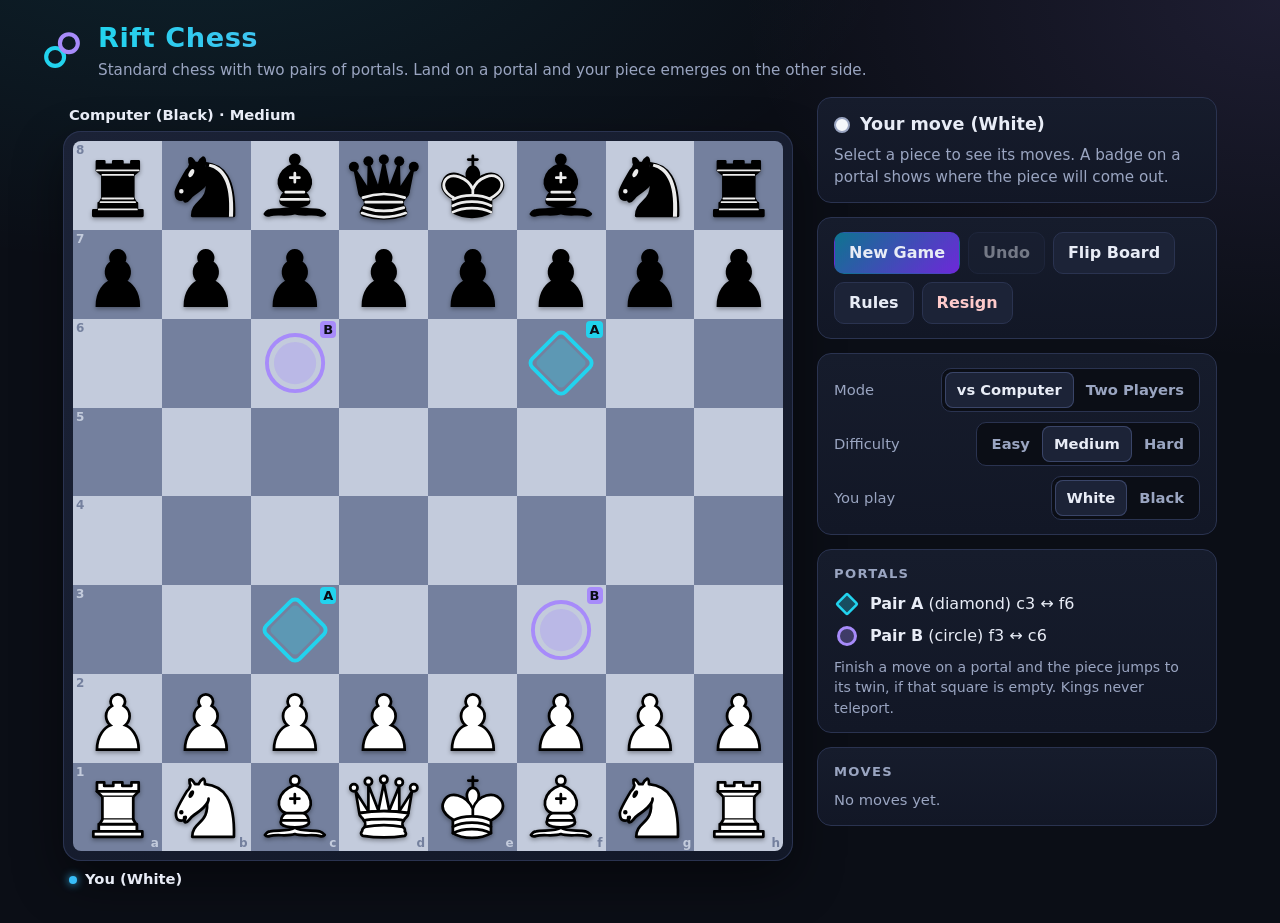
<file: index.html>
<!DOCTYPE html>
<html lang="en">
<head>
  <meta charset="utf-8">
  <meta name="viewport" content="width=device-width, initial-scale=1, viewport-fit=cover">
  <meta name="color-scheme" content="dark">
  <meta name="description" content="Rift Chess — standard chess with two pairs of portals. Play a friend or the computer in your browser.">
  <title>Rift Chess</title>
  <link rel="icon" href="data:image/svg+xml,%3Csvg xmlns='http://www.w3.org/2000/svg' viewBox='0 0 32 32'%3E%3Crect width='32' height='32' rx='7' fill='%23141826'/%3E%3Ccircle cx='11' cy='21' r='6' fill='none' stroke='%2322d3ee' stroke-width='3'/%3E%3Ccircle cx='21' cy='11' r='6' fill='none' stroke='%23a78bfa' stroke-width='3'/%3E%3C/svg%3E">
  <link rel="stylesheet" href="styles.css">
</head>
<body>
  <div class="app" id="app">
    <header class="app-header">
      <div class="brand">
        <svg class="brand-mark" viewBox="0 0 32 32" aria-hidden="true"><circle cx="11" cy="21" r="6.5"/><circle cx="21" cy="11" r="6.5"/></svg>
        <div>
          <h1>Rift Chess</h1>
          <p class="tagline">Standard chess with two pairs of portals. Land on a portal and your piece emerges on the other side.</p>
        </div>
      </div>
    </header>

    <main class="layout">
      <section class="board-area" aria-label="Game board">
        <div class="player-bar" id="bar-top">
          <span class="player-name"></span>
          <span class="captures" aria-label="Captured pieces"></span>
        </div>
        <div class="board-frame">
          <div class="board" id="board" role="grid" aria-label="Chessboard"></div>
        </div>
        <div class="player-bar" id="bar-bottom">
          <span class="player-name"></span>
          <span class="captures" aria-label="Captured pieces"></span>
        </div>
      </section>

      <aside class="panel">
        <section class="card status-card" aria-live="polite">
          <div class="turn-row">
            <span class="turn-dot" id="turn-dot" aria-hidden="true"></span>
            <span class="turn-text" id="turn-text">White to move</span>
            <span class="thinking" id="thinking" hidden><span class="spinner" aria-hidden="true"></span>Computer is thinking…</span>
          </div>
          <p class="status-text" id="status-text"></p>
          <p class="message" id="message"></p>
          <div class="result-actions" id="result-actions" hidden>
            <button type="button" class="btn primary" data-action="new">New Game</button>
          </div>
        </section>

        <section class="card controls" aria-label="Game controls">
          <div class="btn-row">
            <button type="button" class="btn primary" data-action="new">New Game</button>
            <button type="button" class="btn" data-action="undo" id="btn-undo">Undo</button>
            <button type="button" class="btn" data-action="flip">Flip Board</button>
            <button type="button" class="btn" data-action="rules">Rules</button>
            <button type="button" class="btn danger" data-action="resign" id="btn-resign">Resign</button>
          </div>
          <div class="btn-row draw-row" id="draw-row">
            <button type="button" class="btn subtle" data-action="offer-draw" id="btn-offer-draw" hidden>Offer Draw</button>
            <button type="button" class="btn subtle claim" data-action="claim-draw" id="btn-claim-draw" hidden>Claim Draw</button>
          </div>
        </section>

        <section class="card settings" aria-label="Game settings">
          <div class="setting">
            <span class="setting-label" id="lbl-mode">Mode</span>
            <div class="segmented" role="radiogroup" aria-labelledby="lbl-mode" id="seg-mode">
              <button type="button" role="radio" data-value="ai">vs Computer</button>
              <button type="button" role="radio" data-value="local">Two Players</button>
            </div>
          </div>
          <div class="setting ai-only" id="setting-level">
            <span class="setting-label" id="lbl-level">Difficulty</span>
            <div class="segmented" role="radiogroup" aria-labelledby="lbl-level" id="seg-level">
              <button type="button" role="radio" data-value="easy">Easy</button>
              <button type="button" role="radio" data-value="medium">Medium</button>
              <button type="button" role="radio" data-value="hard">Hard</button>
            </div>
          </div>
          <div class="setting ai-only" id="setting-color">
            <span class="setting-label" id="lbl-color">You play</span>
            <div class="segmented" role="radiogroup" aria-labelledby="lbl-color" id="seg-color">
              <button type="button" role="radio" data-value="0">White</button>
              <button type="button" role="radio" data-value="1">Black</button>
            </div>
          </div>
        </section>

        <section class="card legend" aria-label="Portal legend">
          <h2>Portals</h2>
          <ul>
            <li><span class="legend-icon pair-a" aria-hidden="true"></span><span><strong>Pair A</strong> (diamond) c3 ↔ f6</span></li>
            <li><span class="legend-icon pair-b" aria-hidden="true"></span><span><strong>Pair B</strong> (circle) f3 ↔ c6</span></li>
          </ul>
          <p class="hint">Finish a move on a portal and the piece jumps to its twin, if that square is empty. Kings never teleport.</p>
        </section>

        <section class="card history" aria-label="Move history">
          <h2>Moves</h2>
          <ol class="move-list" id="move-list"></ol>
          <p class="empty-history" id="empty-history">No moves yet.</p>
        </section>
      </aside>
    </main>
  </div>

  <!-- Promotion -->
  <dialog id="dlg-promo" class="dialog" aria-labelledby="promo-title">
    <h2 id="promo-title">Promote pawn</h2>
    <p class="dialog-sub">Choose the new piece.</p>
    <div class="promo-choices" id="promo-choices"></div>
    <div class="dialog-actions"><button type="button" class="btn" data-close>Cancel</button></div>
  </dialog>

  <!-- Generic confirmation -->
  <dialog id="dlg-confirm" class="dialog" aria-labelledby="confirm-title">
    <h2 id="confirm-title"></h2>
    <p id="confirm-text" class="dialog-sub"></p>
    <div class="dialog-actions">
      <button type="button" class="btn" id="confirm-no">Cancel</button>
      <button type="button" class="btn primary" id="confirm-yes">OK</button>
    </div>
  </dialog>

  <!-- Draw claims -->
  <dialog id="dlg-claim" class="dialog" aria-labelledby="claim-title">
    <h2 id="claim-title">Claim a draw</h2>
    <p class="dialog-sub">These claims are valid under the threefold-repetition or fifty-move rules.</p>
    <div class="claim-list" id="claim-list"></div>
    <div class="dialog-actions"><button type="button" class="btn" data-close>Cancel</button></div>
  </dialog>

  <!-- Rules -->
  <dialog id="dlg-rules" class="dialog wide" aria-labelledby="rules-title">
    <h2 id="rules-title" tabindex="-1">How to play Rift Chess</h2>
    <div class="rules-body">
      <p>Rift Chess is ordinary chess with one extra mechanic: two permanent pairs of portals.</p>
      <ul class="rules-portals">
        <li><span class="legend-icon pair-a" aria-hidden="true"></span><strong>Pair A:</strong> c3 ↔ f6 (cyan diamond)</li>
        <li><span class="legend-icon pair-b" aria-hidden="true"></span><strong>Pair B:</strong> f3 ↔ c6 (violet circle)</li>
      </ul>
      <h3>Portals</h3>
      <ol>
        <li>Make an ordinary chess move with any piece except the king.</li>
        <li>If you capture on the landing square, the capture happens normally.</li>
        <li>If the piece lands on a portal and the twin square is <strong>empty</strong>, it must teleport there, as part of the same move.</li>
        <li>If the twin square holds any piece, friend or foe, there is no teleport and the piece stays where it landed. Nothing is ever captured at the exit.</li>
        <li>A piece teleports at most once per move and never bounces back. Sliding over a portal, or already standing on one, does nothing.</li>
        <li>Kings never teleport. They may stand on portal squares, and a king on an exit blocks that portal.</li>
      </ol>
      <p>Pieces attack only from where they stand, using normal chess geometry. A portal never lets a piece attack or capture at a distance. Pawns keep moving toward the opponent's side after a teleport.</p>
      <p>Both portals of a pair have the same square colour, so bishops stay on their colour.</p>
      <p>Note: when a bishop or queen on one portal moves along the diagonal to its twin, it leaves its own square empty. It then teleports straight back to where it started, capturing anything on the far portal along the way.</p>
      <h3>Check and legality</h3>
      <p>A move is legal if your king is safe <em>after the whole move</em>, including captures, promotion and teleport. Checkmate, stalemate, castling, en passant and promotion (queen, rook, bishop or knight) work as in standard chess.</p>
      <h3>Draws</h3>
      <ul>
        <li>Stalemate, fivefold repetition, the 75-move rule and recognised dead positions end the game automatically.</li>
        <li>Threefold repetition and the fifty-move rule can be claimed with the <strong>Claim Draw</strong> button. That button appears only when a claim is valid, either now or by playing a specific move.</li>
        <li>In two-player mode you can offer a draw, and your opponent can accept or decline it.</li>
      </ul>
      <h3>Controls</h3>
      <p>Tap or click a piece, then a highlighted square. Dots mark quiet moves and rings mark captures. A portal badge shows where the piece will come out, or that the exit is blocked. On a keyboard, arrow keys move between squares and Enter or Space selects.</p>
      <h3>Move notation</h3>
      <p>The move list uses a custom coordinate notation, <em>not</em> standard algebraic notation. For example: <code>Nb1-c3→f6</code> (knight moved to portal c3 and came out on f6), <code>e5xd6 e.p.</code>, <code>e7-e8=Q</code>, <code>O-O</code>. A trailing <code>+</code> means check and <code>#</code> means checkmate.</p>
    </div>
    <div class="dialog-actions"><button type="button" class="btn primary" data-close>Got it</button></div>
  </dialog>

  <noscript><p class="noscript">Rift Chess needs JavaScript enabled.</p></noscript>

  <script src="pieces.js"></script>
  <script src="rules.js"></script>
  <script src="ai.js"></script>
  <script src="game.js"></script>
  <script src="ui.js"></script>
</body>
</html>
</file>
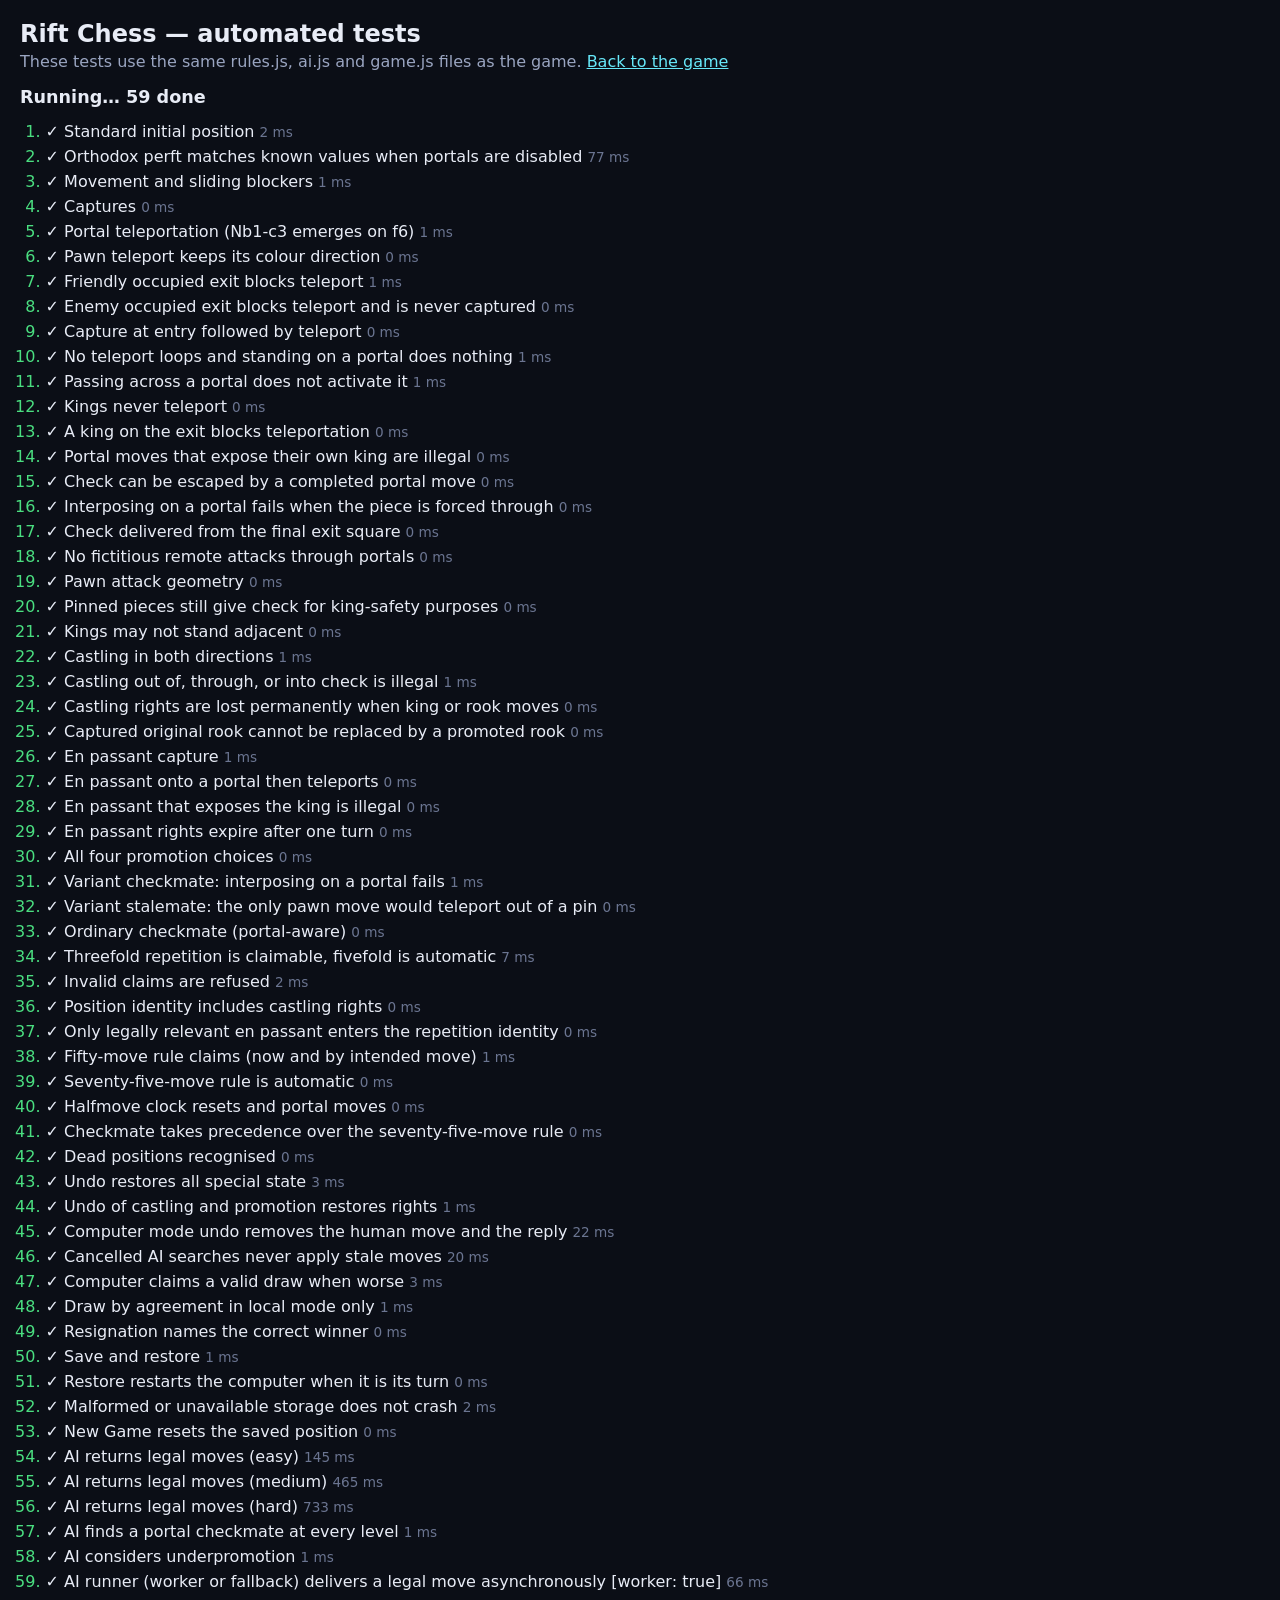
<file: tests.html>
<!DOCTYPE html>
<html lang="en">
<head>
  <meta charset="utf-8">
  <meta name="viewport" content="width=device-width, initial-scale=1">
  <title>Rift Chess — Tests</title>
  <style>
    :root { color-scheme: dark; font-family: system-ui, -apple-system, "Segoe UI", Roboto, sans-serif; }
    body { margin: 0; padding: 20px; background: #0b0e16; color: #e8ecf6; }
    h1 { margin: 0 0 4px; font-size: 1.5rem; }
    p { color: #9aa5c1; margin: 0 0 16px; }
    #summary { font-weight: 700; font-size: 1.1rem; margin-bottom: 12px; }
    #summary.pass { color: #4ade80; } #summary.fail { color: #f87171; }
    ol { padding-left: 1.6em; margin: 0; }
    li { padding: 3px 0; }
    li.pass::marker { color: #4ade80; } li.fail { color: #fecaca; }
    .err { display: block; color: #f87171; font-family: ui-monospace, Consolas, monospace; font-size: 0.85rem; margin: 2px 0 6px; white-space: pre-wrap; }
    .ms { color: #6b7591; font-size: 0.85rem; }
    a { color: #67e8f9; }
  </style>
</head>
<body>
  <h1>Rift Chess — automated tests</h1>
  <p>These tests use the same rules.js, ai.js and game.js files as the game. <a href="index.html">Back to the game</a></p>
  <div id="summary">Running…</div>
  <ol id="results"></ol>
  <script src="rules.js"></script>
  <script src="ai.js"></script>
  <script src="game.js"></script>
  <script src="tests.js"></script>
  <script>
    (function () {
      var list = document.getElementById('results'), summary = document.getElementById('summary');
      var failed = 0, total = 0;
      window.RiftTests.run(function (r) {
        total++;
        if (!r.ok) failed++;
        var li = document.createElement('li');
        li.className = r.ok ? 'pass' : 'fail';
        li.textContent = (r.ok ? '✓ ' : '✗ ') + r.name + (r.note ? ' [' + r.note + ']' : '') + ' ';
        var ms = document.createElement('span'); ms.className = 'ms'; ms.textContent = r.ms + ' ms'; li.appendChild(ms);
        if (!r.ok) { var e = document.createElement('span'); e.className = 'err'; e.textContent = r.error; li.appendChild(e); }
        list.appendChild(li);
        summary.textContent = 'Running… ' + total + ' done';
      }).then(function (results) {
        summary.textContent = (results.length - failed) + ' / ' + results.length + ' tests passed';
        summary.className = failed ? 'fail' : 'pass';
        window.RiftTestResults = { total: results.length, failed: failed, results: results };
      });
    })();
  </script>
</body>
</html>
</file>
<file: styles.css>
/* Rift Chess — styles */
:root {
  --bg: #0b0e16;
  --bg-2: #121726;
  --card: #161c2c;
  --card-2: #1c2337;
  --line: #2a3350;
  --text: #e8ecf6;
  --muted: #9aa5c1;
  --cyan: #22d3ee;
  --cyan-soft: rgba(34, 211, 238, 0.28);
  --violet: #a78bfa;
  --violet-soft: rgba(167, 139, 250, 0.3);
  --danger: #f87171;
  --accent: #38bdf8;
  --sq-light: #c3cbdc;
  --sq-dark: #74809e;
  --last: rgba(250, 204, 21, 0.38);
  --select: rgba(56, 189, 248, 0.55);
  --radius: 14px;
  --board-size: min(calc(100vh - 190px), calc(100vw - 470px), 720px);
  font-family: system-ui, -apple-system, "Segoe UI", Roboto, "Helvetica Neue", Arial, sans-serif;
  color-scheme: dark;
}

* { box-sizing: border-box; }
html, body { margin: 0; padding: 0; }
html { -webkit-text-size-adjust: 100%; }
body {
  min-height: 100vh;
  background:
    radial-gradient(1200px 600px at 15% -10%, rgba(34, 211, 238, 0.10), transparent 60%),
    radial-gradient(900px 600px at 100% 0%, rgba(167, 139, 250, 0.12), transparent 60%),
    var(--bg);
  color: var(--text);
  line-height: 1.45;
  overflow-x: hidden;
}

button { font: inherit; color: inherit; }
:focus-visible { outline: 3px solid var(--accent); outline-offset: 2px; }

.app { max-width: 1240px; margin: 0 auto; padding: 18px 20px 28px; }

/* Header */
.app-header { margin-bottom: 16px; }
.brand { display: flex; align-items: center; gap: 14px; }
.brand-mark { width: 44px; height: 44px; flex: none; }
.brand-mark circle { fill: none; stroke-width: 3; }
.brand-mark circle:first-child { stroke: var(--cyan); }
.brand-mark circle:last-child { stroke: var(--violet); }
h1 {
  margin: 0; font-size: 1.7rem; letter-spacing: 0.02em; font-weight: 750;
  background: linear-gradient(90deg, var(--cyan), var(--violet));
  -webkit-background-clip: text; background-clip: text; color: transparent;
}
.tagline { margin: 2px 0 0; color: var(--muted); font-size: 0.95rem; }

/* Layout */
.layout {
  display: grid;
  grid-template-columns: auto minmax(300px, 400px);
  gap: 24px;
  align-items: start;
  justify-content: center;
}
.board-area { width: calc(var(--board-size) + 20px); max-width: 100%; }
.panel { display: flex; flex-direction: column; gap: 14px; min-width: 0; }

/* Player bars */
.player-bar {
  display: flex; justify-content: space-between; align-items: center; gap: 10px;
  min-height: 34px; padding: 4px 6px; color: var(--muted); font-size: 0.92rem;
}
.player-name { font-weight: 600; color: var(--text); white-space: nowrap; }
.player-name.active::before {
  content: ""; display: inline-block; width: 8px; height: 8px; border-radius: 50%;
  background: var(--accent); margin-right: 8px; vertical-align: middle; box-shadow: 0 0 8px var(--accent);
}
.captures { display: flex; flex-wrap: wrap; align-items: center; justify-content: flex-end; gap: 0; min-width: 0; }
.captures svg { width: 22px; height: 22px; margin-left: -5px; }
.captures .adv { margin-left: 6px; font-size: 0.85rem; color: var(--muted); }

/* Board */
.board-frame {
  padding: 10px; border-radius: 18px;
  background: linear-gradient(145deg, #1b2236, #121828);
  box-shadow: 0 20px 50px rgba(0, 0, 0, 0.45), inset 0 0 0 1px var(--line);
}
.board {
  width: var(--board-size); height: var(--board-size); max-width: 100%;
  aspect-ratio: 1 / 1;
  display: grid; grid-template-columns: repeat(8, 1fr); grid-template-rows: repeat(8, 1fr);
  border-radius: 8px; overflow: hidden; user-select: none; -webkit-user-select: none;
  touch-action: manipulation;
}
.sq {
  position: relative; border: 0; padding: 0; margin: 0; cursor: pointer;
  background: var(--sq-light); min-width: 0; min-height: 0;
  -webkit-tap-highlight-color: transparent;
}
.sq.dark { background: var(--sq-dark); }
.sq:focus-visible { outline: 3px solid #fff; outline-offset: -3px; z-index: 3; }

.sq .shade { position: absolute; inset: 0; pointer-events: none; }
.sq.last-from .shade, .sq.last-to .shade { background: var(--last); }
.sq.last-exit .shade { background: rgba(250, 204, 21, 0.5); box-shadow: inset 0 0 0 3px rgba(250, 204, 21, 0.8); }
.sq.selected .shade { background: var(--select); }
.sq.in-check .shade { background: radial-gradient(circle, rgba(248, 113, 113, 0.95) 0%, rgba(239, 68, 68, 0.55) 45%, transparent 75%); }

/* Portal glyphs */
.portal { position: absolute; inset: 0; pointer-events: none; }
.portal svg { position: absolute; inset: 6%; width: 88%; height: 88%; }
.portal .ring { fill: none; stroke-width: 5; }
.portal .core { stroke: none; }
.portal.pair-a .ring { stroke: var(--cyan); }
.portal.pair-a .core { fill: var(--cyan-soft); }
.portal.pair-b .ring { stroke: var(--violet); }
.portal.pair-b .core { fill: var(--violet-soft); }
.portal .tag {
  position: absolute; right: 3px; top: 2px; font-size: clamp(8px, calc(var(--board-size) / 48), 13px);
  font-weight: 800; line-height: 1; padding: 2px 3px; border-radius: 4px; color: #0b0e16;
}
.portal.pair-a .tag { background: var(--cyan); }
.portal.pair-b .tag { background: var(--violet); }
.portal.pulse svg { animation: portalPulse 700ms ease-out; }
@keyframes portalPulse {
  0% { transform: scale(0.8); filter: drop-shadow(0 0 0 transparent); }
  45% { transform: scale(1.08); filter: drop-shadow(0 0 10px currentColor); }
  100% { transform: scale(1); }
}

/* Pieces */
.piece { position: absolute; inset: 4%; z-index: 2; pointer-events: none; }
.piece svg { width: 100%; height: 100%; display: block; filter: drop-shadow(0 2px 2px rgba(0, 0, 0, 0.35)); }
.piece.anim-slide { animation: slideIn 180ms ease-out; }
.piece.anim-emerge { animation: emerge 320ms ease-out; }
@keyframes slideIn { from { transform: translate(var(--dx, 0), var(--dy, 0)); } to { transform: none; } }
@keyframes emerge {
  0% { transform: scale(0.2) rotate(-25deg); opacity: 0; }
  70% { transform: scale(1.08); opacity: 1; }
  100% { transform: none; }
}
.ghost { position: absolute; inset: 10%; z-index: 2; opacity: 0.5; pointer-events: none; }
.ghost svg { width: 100%; height: 100%; }

/* Move markers */
.sq.target::after {
  content: ""; position: absolute; left: 50%; top: 50%; width: 30%; height: 30%;
  transform: translate(-50%, -50%); border-radius: 50%; background: rgba(15, 23, 42, 0.42); z-index: 3; pointer-events: none;
}
.sq.target.capture::after {
  width: 92%; height: 92%; background: transparent;
  border: calc(var(--board-size) / 110) solid rgba(15, 23, 42, 0.5);
}
.sq.target:hover::after { background: rgba(14, 165, 233, 0.55); }
.sq.target.capture:hover::after { background: transparent; border-color: rgba(14, 165, 233, 0.75); }
.badge {
  position: absolute; left: 50%; bottom: 3%; transform: translateX(-50%); z-index: 4;
  font-size: clamp(8px, calc(var(--board-size) / 52), 12px); font-weight: 750; white-space: nowrap;
  padding: 1px 4px; border-radius: 6px; background: rgba(11, 14, 22, 0.86); color: #fff; pointer-events: none;
}
.badge.pair-a { box-shadow: inset 0 0 0 1.5px var(--cyan); }
.badge.pair-b { box-shadow: inset 0 0 0 1.5px var(--violet); }
.badge.blocked { box-shadow: inset 0 0 0 1.5px var(--danger); }
.sq.exit-preview .shade { box-shadow: inset 0 0 0 3px #fff; background: rgba(255, 255, 255, 0.18); }
.sq.exit-preview.pair-a .shade { box-shadow: inset 0 0 0 3px var(--cyan); }
.sq.exit-preview.pair-b .shade { box-shadow: inset 0 0 0 3px var(--violet); }

/* Coordinates */
.coord { position: absolute; font-size: clamp(8px, calc(var(--board-size) / 50), 12px); font-weight: 700; pointer-events: none; z-index: 1; line-height: 1; }
.coord.file { right: 3px; bottom: 2px; }
.coord.rank { left: 3px; top: 3px; }
.sq.dark .coord { color: var(--sq-light); }
.sq:not(.dark) .coord { color: var(--sq-dark); }

/* Cards */
.card {
  background: linear-gradient(180deg, var(--card), var(--bg-2));
  border: 1px solid var(--line); border-radius: var(--radius); padding: 14px 16px;
}
.card h2 { margin: 0 0 8px; font-size: 0.82rem; text-transform: uppercase; letter-spacing: 0.1em; color: var(--muted); }

.status-card { min-height: 96px; }
.dialog h2:focus { outline: none; }
.turn-row { display: flex; align-items: center; gap: 10px; flex-wrap: wrap; }
.turn-dot { width: 16px; height: 16px; border-radius: 50%; border: 2px solid var(--muted); flex: none; }
.turn-dot.white { background: #f5f7fb; }
.turn-dot.black { background: #10131c; }
.turn-text { font-weight: 700; font-size: 1.1rem; }
.thinking { display: inline-flex; align-items: center; gap: 8px; color: var(--cyan); font-size: 0.92rem; margin-left: auto; }
.thinking[hidden] { display: none; }
.spinner {
  width: 14px; height: 14px; border-radius: 50%;
  border: 2px solid var(--cyan-soft); border-top-color: var(--cyan); animation: spin 0.8s linear infinite;
}
@keyframes spin { to { transform: rotate(360deg); } }
.status-text { margin: 8px 0 0; font-weight: 650; }
.status-text:empty, .message:empty { display: none; }
.status-text.check { color: var(--danger); }
.status-text.over { color: var(--violet); font-size: 1.08rem; }
.message { margin: 6px 0 0; color: var(--muted); font-size: 0.95rem; }
.result-actions { margin-top: 10px; }
.result-actions[hidden] { display: none; }

/* Buttons */
.btn-row { display: flex; flex-wrap: wrap; gap: 8px; }
.btn {
  min-height: 42px; padding: 8px 14px; border-radius: 10px; cursor: pointer;
  border: 1px solid var(--line); background: var(--card-2); color: var(--text); font-weight: 600;
  transition: background-color 120ms, border-color 120ms, transform 80ms;
}
.btn:hover:not(:disabled) { background: #232b44; border-color: #3a4568; }
.btn:active:not(:disabled) { transform: translateY(1px); }
.btn:disabled { opacity: 0.45; cursor: not-allowed; }
.btn.primary { background: linear-gradient(135deg, #0e7490, #6d28d9); border-color: transparent; }
.btn.primary:hover:not(:disabled) { background: linear-gradient(135deg, #0891b2, #7c3aed); }
.btn.danger { color: #fecaca; }
.btn.danger:hover:not(:disabled) { border-color: var(--danger); }
.btn.subtle { min-height: 38px; font-size: 0.92rem; background: transparent; }
.btn.claim { border-color: var(--violet); color: #ddd6fe; }
.btn[hidden] { display: none; }
.draw-row { margin-top: 8px; }
.draw-row:not(:has(.btn:not([hidden]))) { display: none; }

/* Settings */
.settings { display: flex; flex-direction: column; gap: 10px; }
.setting { display: flex; align-items: center; justify-content: space-between; gap: 10px; flex-wrap: wrap; }
.setting[hidden] { display: none; }
.setting-label { color: var(--muted); font-size: 0.92rem; }
.segmented { display: inline-flex; background: var(--bg); border: 1px solid var(--line); border-radius: 10px; padding: 3px; }
.segmented button {
  min-height: 36px; padding: 6px 12px; border: 0; border-radius: 8px; background: transparent; cursor: pointer;
  color: var(--muted); font-weight: 600; font-size: 0.92rem;
}
.segmented button[aria-checked="true"] { background: var(--card-2); color: var(--text); box-shadow: inset 0 0 0 1px #3a4568; }
.segmented button:hover { color: var(--text); }

/* Legend */
.legend ul { list-style: none; margin: 0; padding: 0; display: grid; gap: 6px; }
.legend li, .rules-portals li { display: flex; align-items: center; gap: 10px; }
.legend-icon { width: 26px; height: 26px; flex: none; position: relative; display: inline-block; }
.legend-icon::before { content: ""; position: absolute; inset: 3px; border: 3px solid; }
.legend-icon.pair-a::before { border-color: var(--cyan); background: var(--cyan-soft); transform: rotate(45deg) scale(0.86); border-radius: 3px; }
.legend-icon.pair-b::before { border-color: var(--violet); background: var(--violet-soft); border-radius: 50%; }
.hint { margin: 8px 0 0; color: var(--muted); font-size: 0.88rem; }

/* History */
.history { max-height: 300px; display: flex; flex-direction: column; }
.move-list {
  margin: 0; padding: 0; list-style: none; overflow-y: auto; max-height: 240px;
  display: grid; grid-template-columns: 2.6em 1fr 1fr; gap: 2px 8px; font-variant-numeric: tabular-nums; font-size: 0.92rem;
}
.move-list li { display: contents; }
.move-list .num { color: var(--muted); }
.move-list .mv { padding: 1px 4px; border-radius: 5px; overflow-wrap: anywhere; }
.move-list .mv.last { background: rgba(250, 204, 21, 0.18); }
.move-list .mv.tp { color: #a5f3fc; }
.empty-history { margin: 0; color: var(--muted); font-size: 0.92rem; }
.empty-history[hidden] { display: none; }

/* Dialogs */
.dialog {
  border: 1px solid var(--line); border-radius: 16px; background: var(--card); color: var(--text);
  padding: 20px; width: min(440px, calc(100vw - 24px)); max-height: calc(100vh - 32px); overflow: auto;
  box-shadow: 0 30px 80px rgba(0, 0, 0, 0.6);
}
.dialog.wide { width: min(680px, calc(100vw - 24px)); }
.dialog::backdrop { background: rgba(3, 6, 12, 0.7); }
.dialog h2 { margin: 0 0 6px; font-size: 1.2rem; }
.dialog-sub { margin: 0 0 14px; color: var(--muted); }
.dialog-actions { display: flex; justify-content: flex-end; gap: 8px; margin-top: 16px; flex-wrap: wrap; }
.promo-choices { display: grid; grid-template-columns: repeat(4, 1fr); gap: 10px; }
.promo-choices button {
  aspect-ratio: 1 / 1; border-radius: 12px; border: 1px solid var(--line); background: var(--sq-light); cursor: pointer;
  display: flex; flex-direction: column; align-items: center; justify-content: center; padding: 6px; min-height: 64px;
}
.promo-choices button:hover { box-shadow: 0 0 0 3px var(--accent); }
.promo-choices svg { width: 78%; height: auto; }
.promo-choices span { font-size: 0.75rem; color: #0b0e16; font-weight: 700; }
.claim-list { display: grid; gap: 8px; }
.claim-list .btn { text-align: left; width: 100%; }
.rules-body { font-size: 0.95rem; }
.rules-body h3 { margin: 16px 0 6px; font-size: 1rem; color: #c4b5fd; }
.rules-body ol, .rules-body ul { padding-left: 1.3em; margin: 6px 0; }
.rules-body li { margin: 3px 0; }
.rules-body .rules-portals { list-style: none; padding: 0; }
.rules-body code { background: var(--bg); padding: 1px 5px; border-radius: 5px; font-size: 0.9em; }
.noscript { text-align: center; padding: 40px; }

/* Responsive */
@media (max-width: 900px) {
  :root { --board-size: min(calc(100vw - 44px), 620px); }
  .app { padding: 12px 12px 24px; }
  .layout { grid-template-columns: minmax(0, 1fr); gap: 14px; justify-items: center; }
  .panel { width: 100%; max-width: 640px; }
  .board-area { width: auto; max-width: 100%; }
  .history { max-height: none; }
  .move-list { max-height: 220px; }
}
@media (max-width: 480px) {
  :root { --board-size: calc(100vw - 32px); }
  .app { padding: 10px 8px 20px; }
  .board-frame { padding: 6px; border-radius: 12px; }
  h1 { font-size: 1.4rem; }
  .tagline { font-size: 0.86rem; }
  .brand-mark { width: 36px; height: 36px; }
  .btn-row .btn { flex: 1 1 auto; }
  .segmented button { padding: 6px 9px; }
  .setting { flex-direction: column; align-items: flex-start; }
  .segmented { width: 100%; }
  .segmented button { flex: 1; }
}
@media (max-height: 560px) and (min-width: 901px) {
  :root { --board-size: min(calc(100vh - 120px), calc(100vw - 470px)); }
  .app-header { margin-bottom: 6px; }
  .tagline { display: none; }
}

@media (prefers-reduced-motion: reduce) {
  *, *::before, *::after { animation: none !important; transition: none !important; }
}
</file>
